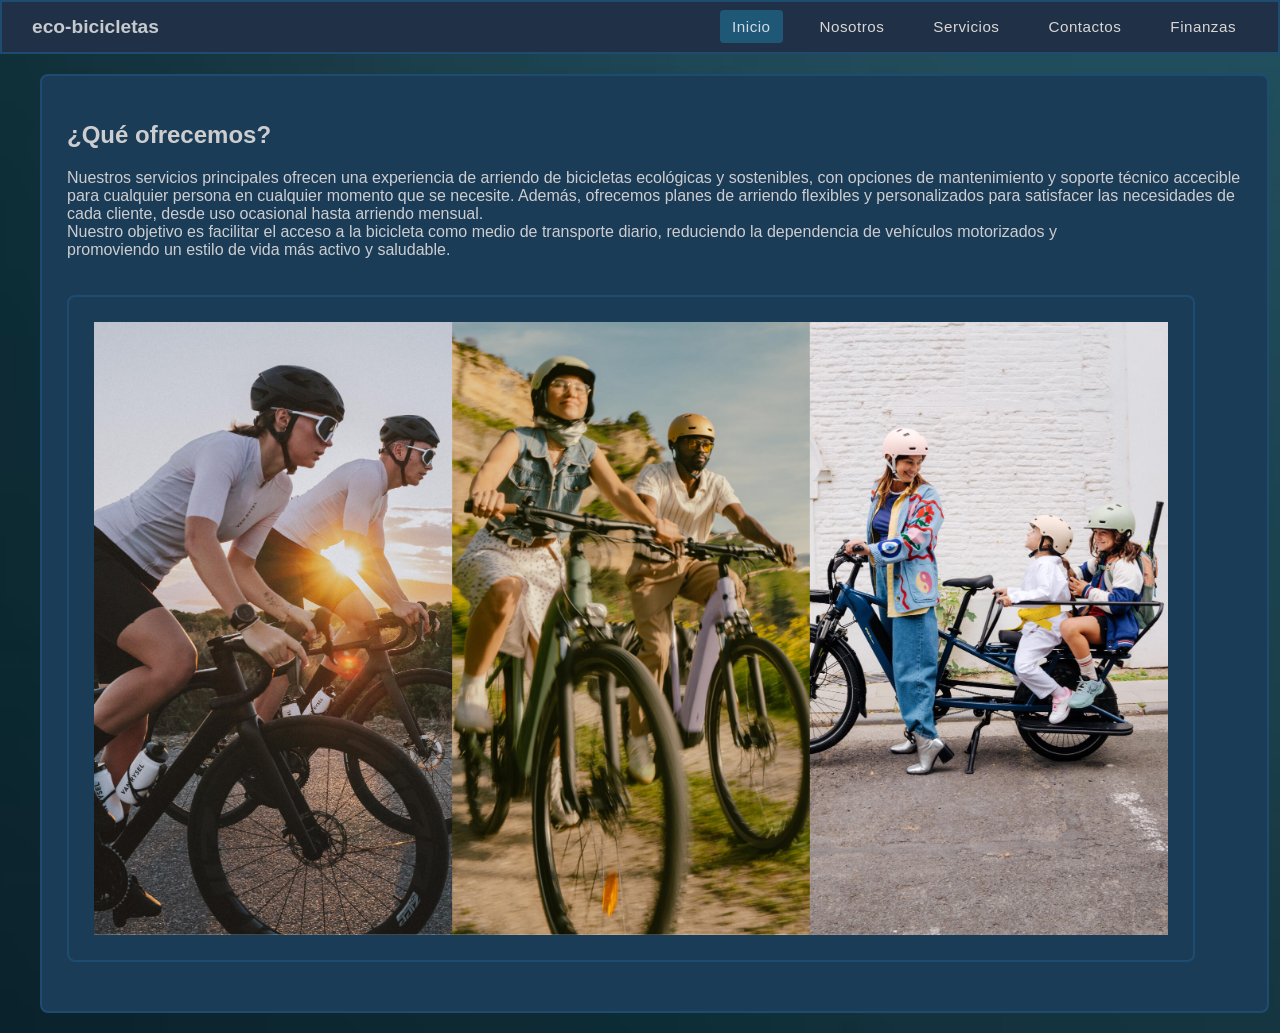
<file: index.html>
<!DOCTYPE html>
   <html lang="en">
   <head>
        <meta name="author" content="José Cabello">
        <meta name="description" content="Eco-bicicletas: página de arriendo de bicicletas para facilitar la trayectoria del cliente, además de poder contactarnos en la sección de contactos.">
        <meta name="keywords" content="eco-bicicletas, arrienda bicicletas, arrienda y lleva, bicicletas">
        <meta name="viewport" content="width=device-width, initial-scale=1.0">
   <title>Arriendo de eco-bicicletas</title>
   <link rel="stylesheet" href="CSS/style.css">
  </head>
       <body>
     <nav class="navbar">
<a href="index.html" class="logo"> eco-bicicletas</a>
       <ul>
          <li><a href="index.html" class="active">Inicio</a></li>
          <li><a href="nosotros.html">Nosotros</a></li>
          <li><a href="servicios.html">Servicios</a></li>
          <li><a href="contactos.html">Contactos</a></li>
          <li><a href="finanzas.html">Finanzas</a></li>
       </ul>
     </nav>
        <header>
          <h2></h2>
            <p id="barraEstado"></p>
              <div class = "recuadrov3">
          <h2>¿Qué ofrecemos?</h2>
            <p>Nuestros servicios principales ofrecen una experiencia de arriendo de bicicletas ecológicas y sostenibles, con opciones de mantenimiento y soporte técnico
                accecible para cualquier persona en cualquier momento que se necesite. Además, ofrecemos planes de arriendo flexibles y personalizados para satisfacer las necesidades de cada cliente, desde uso ocasional hasta arriendo mensual. <br>Nuestro objetivo es facilitar el acceso a la bicicleta como medio de transporte diario, reduciendo la dependencia de vehículos motorizados y </br> promoviendo un estilo de vida más activo y saludable.</p>
          <img src="IMG/BICIINICIO.jpg" alt="Bicicleta de arriendo" class="recuadrov3">
              </div>
        </header>
        <section></section>
        <main></main>
        <footer>
        </footer>
<script src="js/script.js"></script>
     </body>
</html>
</file>
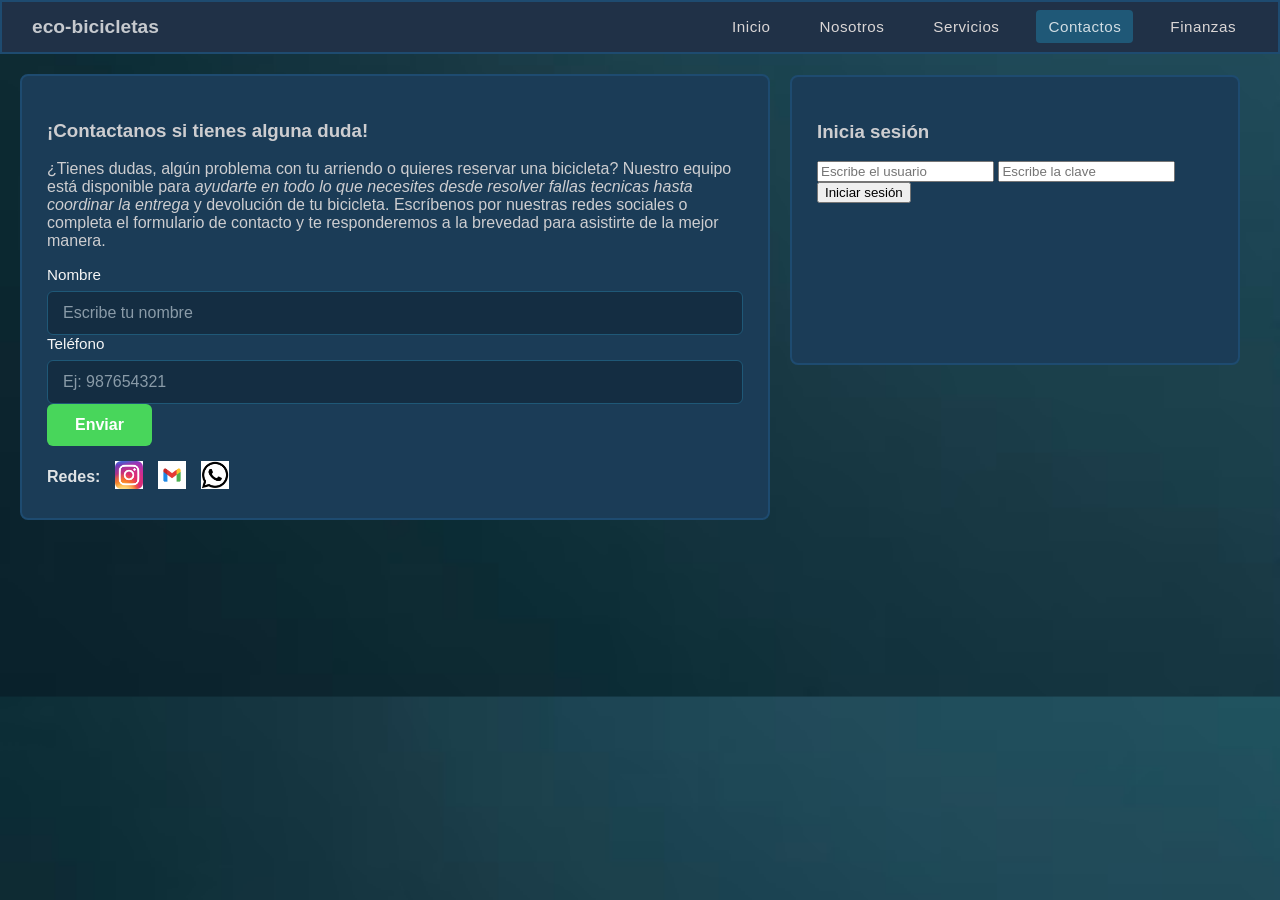
<file: contactos.html>
<!DOCTYPE html>
<html lang="en">
<head>
<meta name="author" content="José Cabello">
<meta name="description" content="Eco-bicicletas: página de arriendo de bicicletas para facilitar la trayectoria del cliente, además de poder contactarnos en la sección de contactos.">
<meta name="keywords" content="eco-bicicletas, arrienda bicicletas, arrienda y lleva, bicicletas">
<meta name="viewport" content="width=device-width, initial-scale=1.0">
<title>Arriendo de eco-bicicletas</title>
<link rel="stylesheet" href="CSS/style.css">
</head>
<body>
<nav class="navbar">
<a href="index.html" class="logo"> eco-bicicletas</a>
<ul>
<li><a href="index.html">Inicio</a></li>
<li><a href="nosotros.html">Nosotros</a></li>
<li><a href="servicios.html">Servicios</a></li>
<li><a href="contactos.html" class="active">Contactos</a></li>
<li><a href="finanzas.html">Finanzas</a></li>
</ul>
</nav>

<header>

<div class="recuadrov6">
<h3>¡Contactanos si tienes alguna duda!</h3>
<p>¿Tienes dudas, algún problema con tu arriendo o quieres reservar una bicicleta? Nuestro equipo está disponible para <em>ayudarte en todo lo que necesites desde resolver fallas tecnicas hasta coordinar la entrega</em> y devolución de tu bicicleta. Escríbenos por nuestras redes sociales o completa el formulario de contacto y te responderemos a la brevedad para asistirte de la mejor manera.</p>

<form id="form-contacto">
    <div class="campo-grupo">
        <label for="nombreContacto">Nombre</label>
        <input type="text" id="nombreContacto" placeholder="Escribe tu nombre">
    </div>
    <div class="campo-grupo">
        <label for="telefonoContacto">Teléfono</label>
        <input type="text" id="telefonoContacto" placeholder="Ej: 987654321">
    </div>
    <button type="submit" class="btn-confirmar">Enviar</button>
    <div id="errores-contacto" style="margin-top: 10px;"></div>
</form>

<div class="redes-container">
<span class="redes-titulo">Redes:</span>
<a href="https://www.instagram.com" target="_blank" title="Instagram"><img src="IMG/instagram.png" alt="Instagram"/></a>
<a href="https://mail.google.com" target="_blank" title="Gmail"><img src="IMG/gmaiil.png" alt="Gmail"/></a>
<a href="https://web.whatsapp.com" target="_blank" title="Whatsapp"><img src="IMG/whatsapp.png" alt="Whatsapp"/></a>
</div>
</div>

<div class="recuadrov1">
<h3>Inicia sesión</h3>
<p id="mensajeLogin"></p>
<input id="usuario" type="text" placeholder="Escribe el usuario">
<input id="clave" type="password" placeholder="Escribe la clave">
<button id="btnIngresar">Iniciar sesión</button>
</div>

<div id="panelAdmin" style="display:none;">
<h3>panel de inicio de sesión</h3>
<p>Bienvenido admin</p>
<button id="btnCerrarSesion">cerrar sesión</button>
</div>
</header>

<footer>
</footer>

<section>
</section>

<main>
</main>

<script src="js/script.js"></script>
</body>
</html>
</file>
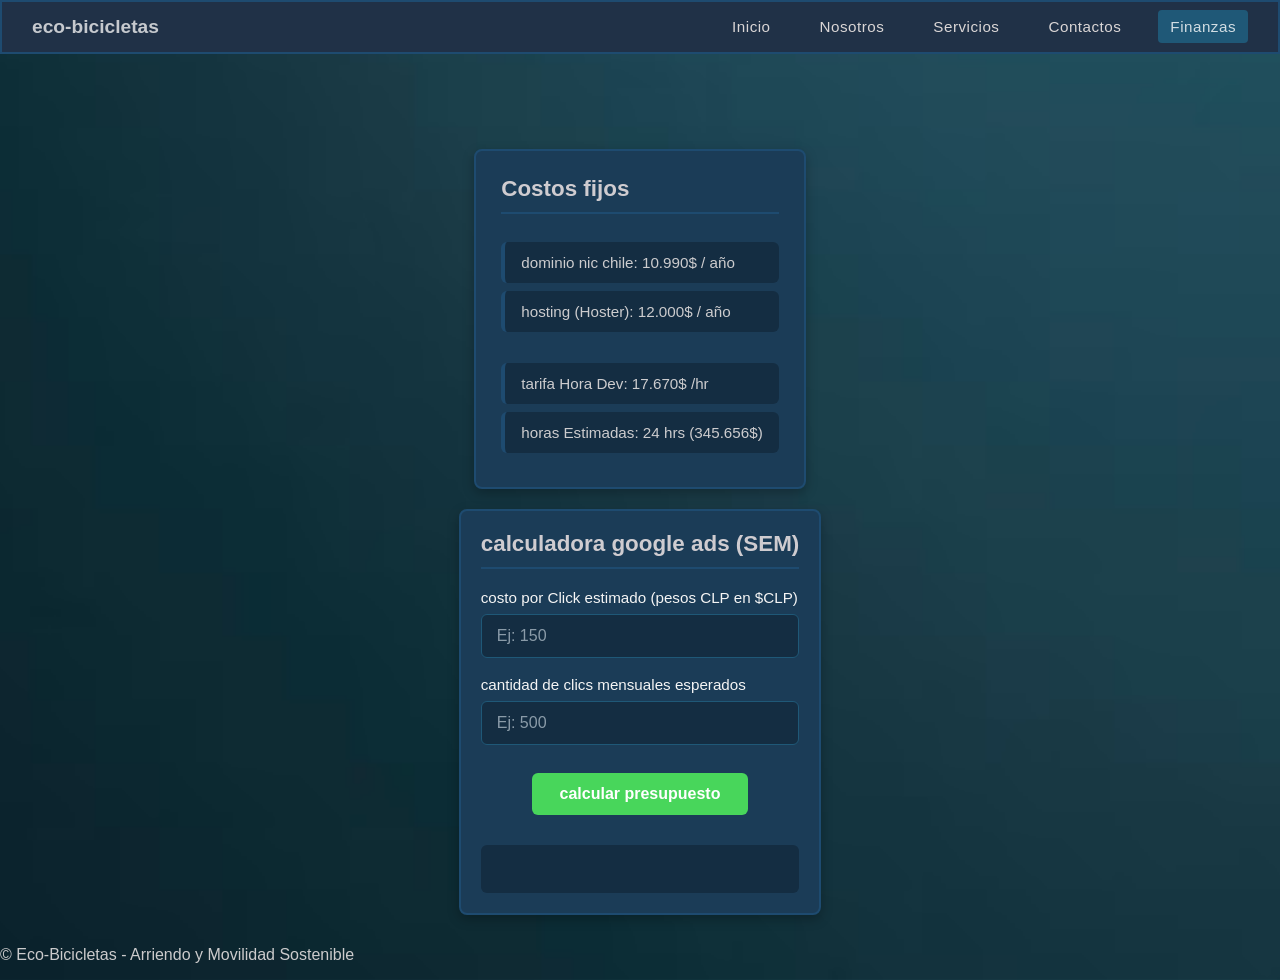
<file: finanzas.html>
<!DOCTYPE html>
<html lang="es">
<head>
    <meta charset="UTF-8">
    <meta name="author" content="José Cabello">
    <meta name="description" content="Eco-bicicletas: página de arriendo de bicicletas para facilitar la trayectoria del cliente, además de poder contactarnos en la sección de contactos.">
    <meta name="keywords" content="eco-bicicletas, arrienda bicicletas arrienda y lleva, bicicletas, finanzas">
    <meta name="viewport" content="width=device-width, initial-scale=1.0">
    <title>Arriendo de eco-bicicletas - Finanzas</title>
    <link rel="stylesheet" href="CSS/style.css">
</head>
<body>
    <nav class="navbar">
        <a href="index.html" class="logo"> eco-bicicletas</a>
        <ul>
            <li><a href="index.html">Inicio</a></li>
            <li><a href="nosotros.html">Nosotros</a></li>
            <li><a href="servicios.html">Servicios</a></li>
            <li><a href="contactos.html">Contactos</a></li>
            <li><a href="finanzas.html" class="active">Finanzas</a></li>
        </ul>
    </nav>

    <header>
        <div class="finanzas-wrapper">
   
                <h2></h2>
             
                <p>
                </p>
            </div>
        </div>
    </header>

    <main class="contenedor-finanzas" style="flex-direction: column; align-items: center; gap: 20px;">
        <div class="card-finanzas">
            <h2 class="titulo-costos">Costos fijos</h2>
            <div class="grid-costos">
                <div class="columna">
                    <p>dominio nic chile: 10.990$  / año</p>
                    <p>hosting (Hoster):  12.000$ / año</p>
                </div>
                <div class="columna">
                    <p>tarifa Hora Dev: 17.670$ /hr</p>
                    <p>horas Estimadas: 24 hrs (345.656$)</p>
                </div>
            </div>
        </div>

        <div class="card-finanzas" style="padding: 20px;">
            <h2 class="titulo-costos">calculadora google ads (SEM)</h2>
            <form id="form-finanzas">
                <div class="campo-grupo">
                    <label for="cpc">costo por Click estimado (pesos CLP en $CLP)</label>
                    <input type="text" id="cpc" name="cpc" placeholder="Ej: 150">
                </div>

                <div class="campo-grupo">
                    <label for="clics">cantidad de clics mensuales esperados</label>
                    <input type="text" id="clics" name="clics" placeholder="Ej: 500">
                </div>

                <div class="boton-contenedor" style="text-align: center; margin-top: 10px;">
                    <button type="submit" class="btn-confirmar">calcular presupuesto</button>
                </div>

                <div id="resultado-finanzas" style="margin-top: 12px;"></div>
            </form>
        </div>
    </main>

    <footer>
        <p>&copy; Eco-Bicicletas - Arriendo y Movilidad Sostenible</p>
    </footer>

    <script src="js/script.js"></script>
</body>
</html>
</file>
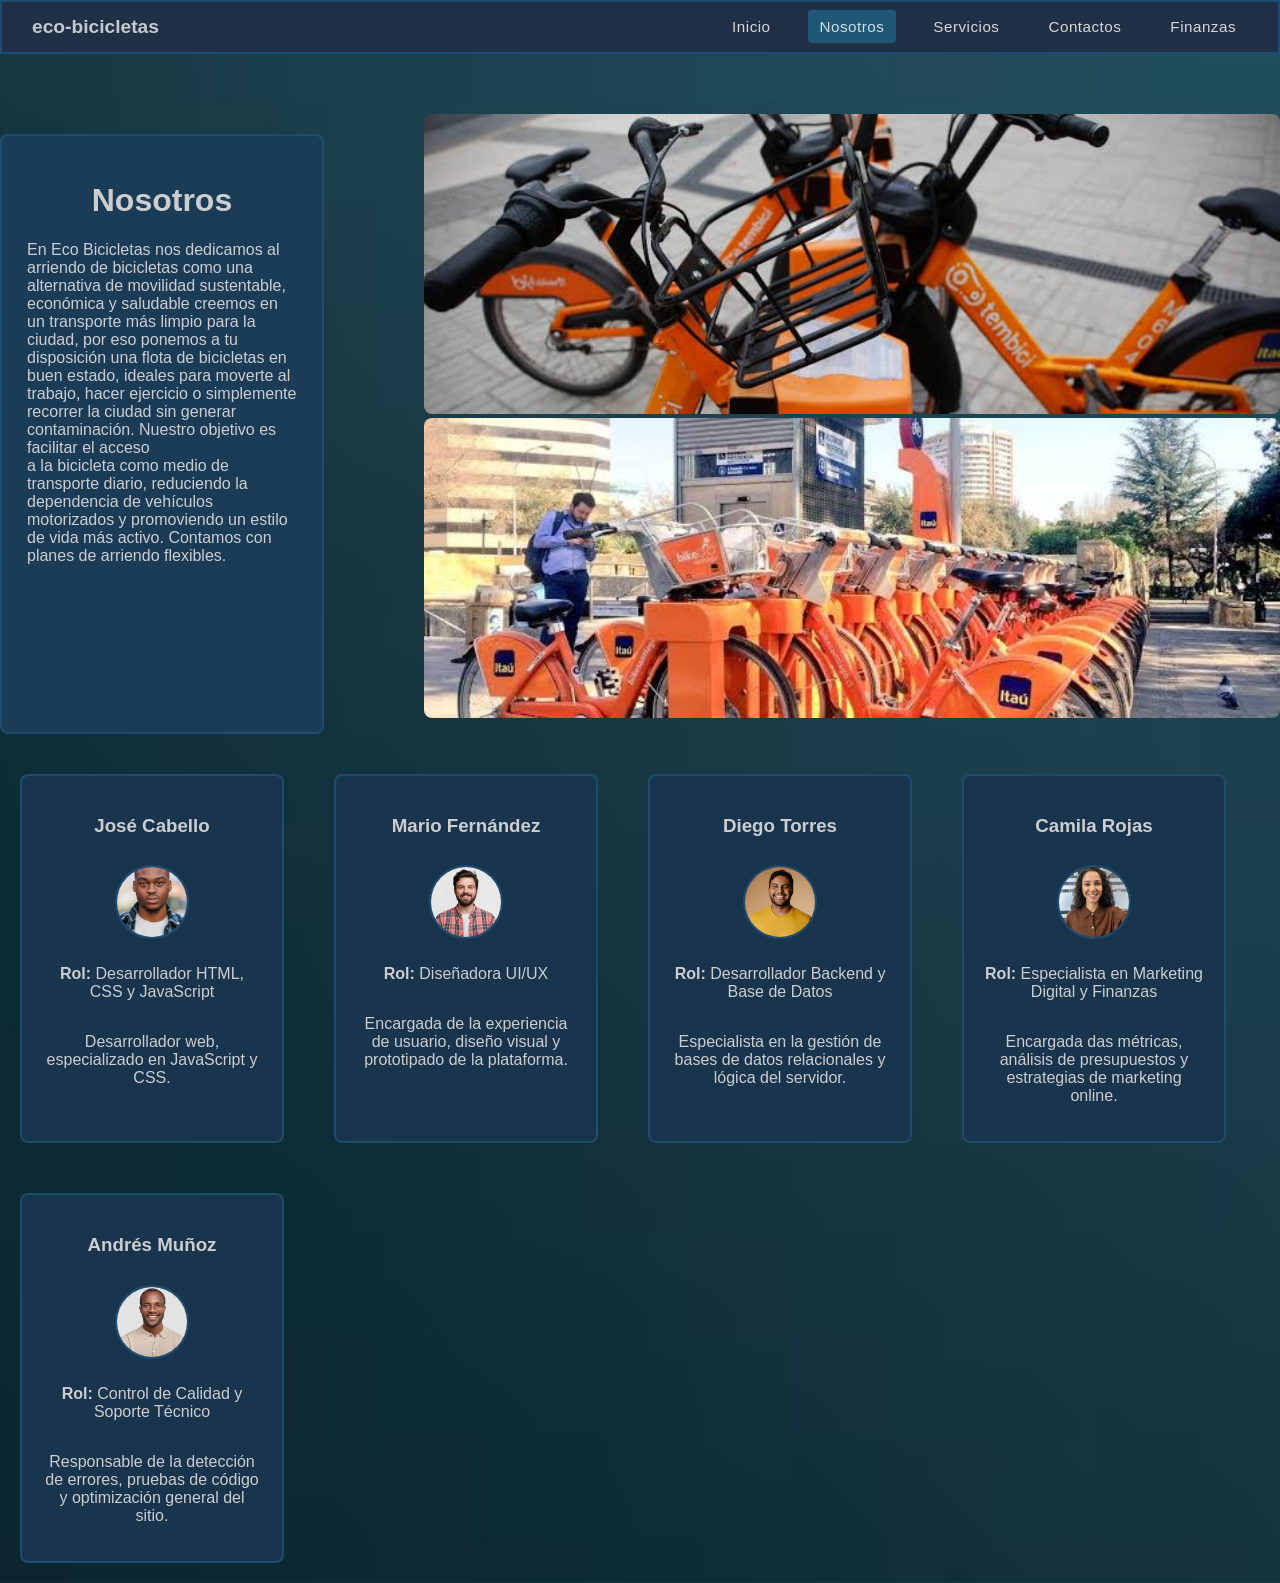
<file: nosotros.html>
<!DOCTYPE html>
<html lang="en">
<head>
<meta name="author" content="José Cabello">
<meta name="description" content="Eco-bicicletas: página de arriendo de bicicletas para facilitar la trayectoria del cliente, además de poder contactarnos en la sección de contactos.">
<meta name="keywords" content="eco-bicicletas, arrienda bicicletas, arrienda y lleva, bicicletas">
<meta name="viewport" content="width=device-width, initial-scale=1.0">
    <title>Arriendo de eco-bicicletas</title>
    <link rel="stylesheet" href="CSS/style.css">

    
    <title>Arriendo de eco-bicicletas</title>
</head>
<body>
    <nav class="navbar">
    <a href="index.html" class="logo"> eco-bicicletas</a>
    <ul>
        <li><a href="index.html">Inicio</a></li>
        <li><a href="nosotros.html" class="active">Nosotros</a></li>
        <li><a href="servicios.html">Servicios</a></li>
        <li><a href="contactos.html">Contactos</a></li>
        <li><a href="finanzas.html">Finanzas</a></li>
    </ul>
</nav>
     
<header>
    <h2></h2>

<div class="nosotros-wrapper">
  <div class="recuadrov2">
    <h1>Nosotros</h1>
     <p>En Eco Bicicletas nos dedicamos al arriendo de bicicletas como una alternativa de movilidad sustentable, económica y saludable 
        creemos en un transporte más limpio para la ciudad, por eso ponemos a tu disposición una flota de bicicletas en buen estado, ideales para moverte al trabajo, hacer ejercicio o simplemente recorrer la ciudad sin generar contaminación. Nuestro objetivo es facilitar el acceso <br>a la bicicleta como medio de transporte diario, reduciendo la dependencia de vehículos motorizados y promoviendo un estilo de vida más activo. Contamos con planes de arriendo flexibles. </br> </p>
  </div>
  <div class="nosotros-imgs">
    <img src="IMG/ecobicicletas.jpeg" alt="Bicicleta de arriendo" class="nosotros-img">
    <img src="IMG/ecobicicletasv2.jpeg" alt="Bicicleta de arriendo 2" class="nosotros-img">
  </div>
</div>
</header>
    



<section>


</section>

<main>
    <div id="equipo"></div>
</main>
<script src="js/script.js"></script>
</body>
</html>
</file>
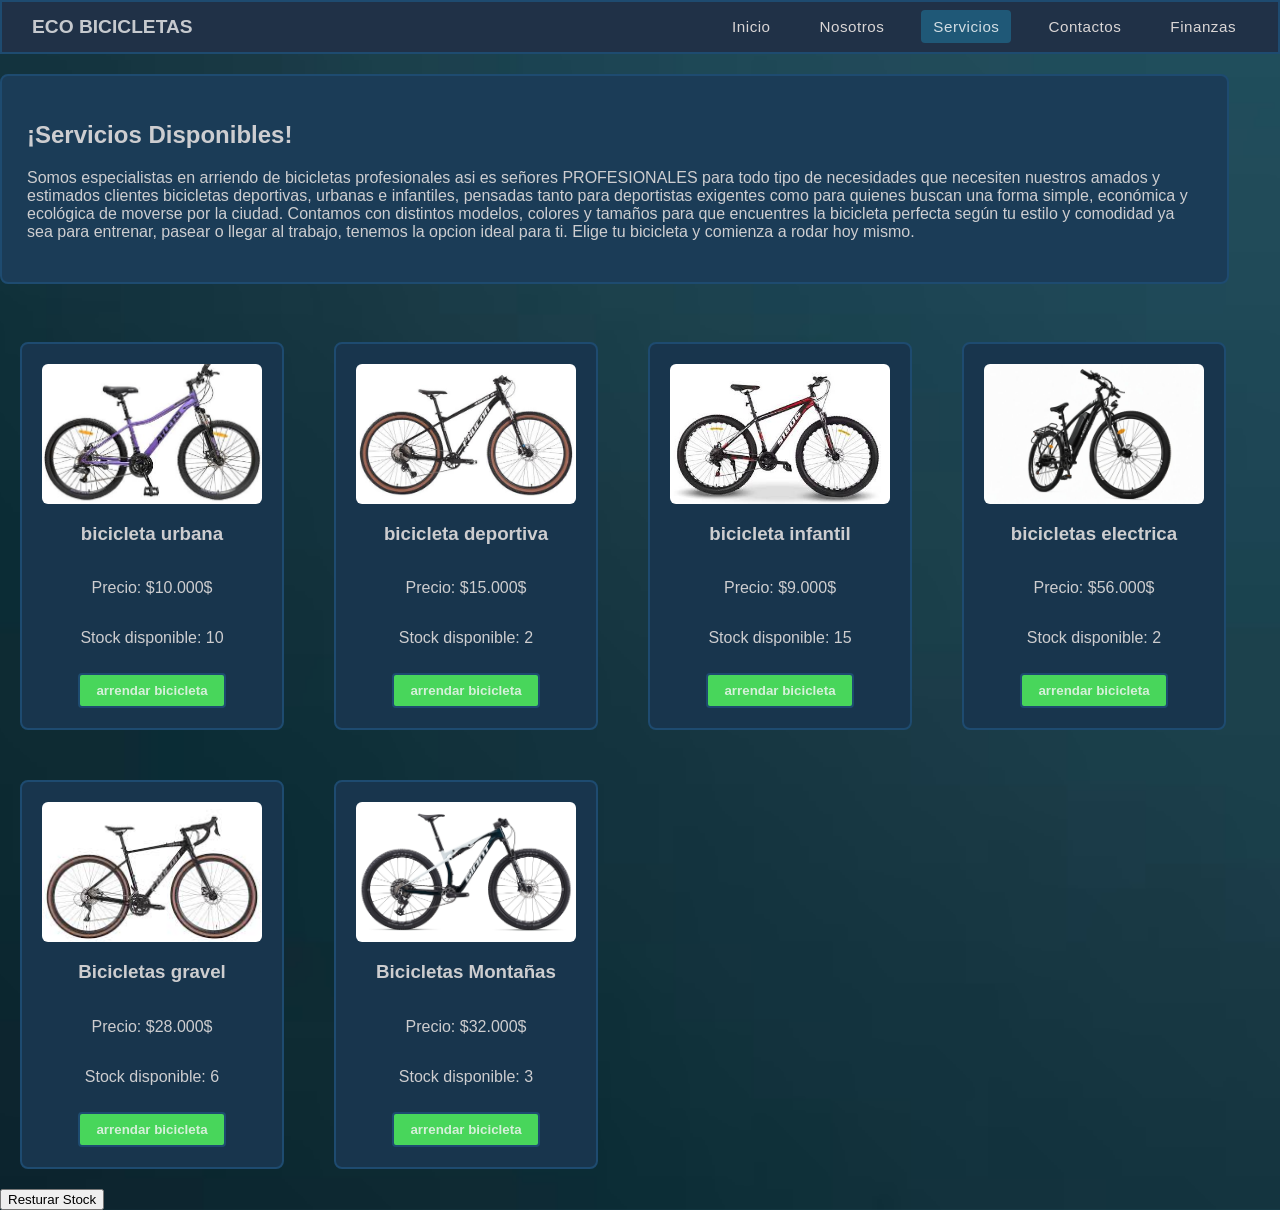
<file: servicios.html>
<!DOCTYPE html>
<html lang="en">
<head>
<meta name="author" content="José Cabello">
<meta name="description" content="Eco-bicicletas: página de arriendo de bicicletas para facilitar la trayectoria del cliente, además de poder contactarnos en la sección de contactos.">
<meta name="keywords" content="eco-bicicletas, arrienda bicicletas, arrienda y lleva, bicicletas">
<meta name="viewport" content="width=device-width, initial-scale=1.0">
    <title>Arriendo de eco-bicicletas</title>
    <link rel="stylesheet" href="CSS/style.css">
</head>
<body>
    <nav class="navbar">
        <a href="index.html" class="logo"> ECO BICICLETAS</a>
        <ul>
            <li><a href="index.html">Inicio</a></li>
            <li><a href="nosotros.html">Nosotros</a></li>
            <li><a href="servicios.html" class="active">Servicios</a></li>
            <li><a href="contactos.html">Contactos</a></li>
            <li><a href="finanzas.html">Finanzas</a></li>
        </ul>
    </nav>
    <header>
        <div class="recuadrov7">
            <h2>¡Servicios Disponibles!</h2>
            <p>Somos especialistas en arriendo de bicicletas profesionales asi es señores PROFESIONALES para todo tipo de necesidades que necesiten nuestros amados y estimados clientes bicicletas deportivas, urbanas e infantiles, pensadas tanto para deportistas exigentes como para quienes buscan una forma simple, económica y ecológica de moverse por la ciudad.
            Contamos con distintos modelos, colores y tamaños para que encuentres la bicicleta perfecta según tu estilo y comodidad ya sea para entrenar, pasear o llegar al trabajo, tenemos la opcion ideal para ti.
            Elige tu bicicleta y comienza a rodar hoy mismo.</p>
           
        </div>
    </header>

    <footer>
        <img>
        
    </footer>
    <section>

    </section>


    <main>
        <div id="catalogo"></div>
        <button id="btnReset">Resturar Stock</button>
    </main>

   <script src="js/script.js"></script>
</body>
</html>
</file>
<file: CSS/style.css>
html, body { margin: 0; overflow-x: hidden; }

body {
    color: rgba(224, 221, 221, 0.906);
    background-image: url(../IMG/fondo.png);
    background-size: cover;
    background-position: center;
    background-color: rgba(0, 81, 135, 0.856);
    font-family: 'Poppins', sans-serif;
}

header { display: flex; align-items: flex-start; gap: 20px; flex-wrap: wrap; }

h1, h2, h3, p { font-family: 'Poppins', sans-serif; overflow-wrap: break-word; max-width: 100%; }
h1 { text-align: center; }
h2 { text-align: left; }

.recuadrov2, .recuadrov3, .recuadrov4-img, .recuadrov5, .recuadrov7 {
    background-color: rgb(27, 60, 87);
    border: 2px solid rgb(30, 75, 112);
    margin: 20px 0;
    padding: 25px;
    box-sizing: border-box;
    border-radius: 8px;
}

.recuadrov6 {
    background-color: rgb(27, 60, 87);
    border: 2px solid rgb(30, 75, 112);
    margin: 20px 0;
    padding: 25px;
    box-sizing: border-box;
    border-radius: 8px;
    width: 750px;
    height: auto;
    margin-left: 20px;
}

.redes-container { display: flex; align-items: center; gap: 15px; margin-top: 15px; }
.redes-titulo { font-weight: bold; color: rgba(245, 245, 245, 0.9); }

.recuadrov6 .redes-container img {
    width: 28px !important;
    height: 28px !important;
    object-fit: contain;
    transition: transform 0.2s ease;
}
.recuadrov6 .redes-container img:hover { transform: scale(1.1); }

.recuadrov2 { width: 350px; height: 600px; }
.recuadrov3 { width: 96%; height: 100%; }
.recuadrov4-img { width: 100%; max-width: 360px; height: 200px; }
.recuadrov7 { width: 96%; }

.recuadrov1 {
    width: 450px;
    height: 290px;
    background-color: rgb(27, 60, 87);
    border: 2px solid rgb(30, 75, 112);
    margin: 21px 0;
    padding: 25px;
    box-sizing: border-box;
    border-radius: 8px;
}

.navbar {
    display: flex;
    align-items: center;
    justify-content: space-between;
    background-color: rgb(32, 49, 71);
    border: 2px solid rgb(30, 75, 112);
    padding: 14px 30px;
    width: 100%;
    box-sizing: border-box;
}

.navbar .logo {
    display: flex;
    align-items: center;
    gap: 8px;
    color: rgba(245, 245, 245, 0.781);
    font-weight: bold;
    font-size: 1.2rem;
    text-decoration: none;
}

.navbar ul { display: flex; list-style: none; gap: 25px; margin: 0; padding: 0; }

.navbar ul li a {
    color: #dad6d6;
    text-decoration: none;
    font-size: 0.95rem;
    letter-spacing: 0.5px;
    padding: 8px 12px;
    border-radius: 4px;
    transition: 0.2s;
}

.navbar ul li a:hover, .navbar ul li a.active {
    background-color: rgb(31, 88, 119);
    color: rgba(255, 255, 255, 0.795);
}

.nosotros-wrapper { display: flex; align-items: flex-start; gap: 100px; }

.nosotros-img {
    width: 100%;
    max-width: 900px;
    height: 300px;
    object-fit: cover;
    border-radius: 8px;
    flex-shrink: 1;
}

main img { width: 40px; height: 40px; }

#equipo, #catalogo { display: flex; flex-wrap: wrap; gap: 10px; }

.tarjeta {
    background-color: rgb(24, 53, 77);
    width: 220px;
    margin: 20px;
    padding: 20px;
    border: 2px solid rgb(30, 75, 112);
    border-radius: 8px;
    display: flex;
    flex-direction: column;
    align-items: center;
    text-align: center;
}

.tarjeta img { width: 100%; height: 140px; object-fit: cover; border-radius: 6px; }

.tarjeta .foto-equipo {
    width: 70px !important;
    height: 70px !important;
    border-radius: 50%;
    object-fit: cover;
    margin: 10px auto;
    display: block;
    border: 2px solid rgb(30, 75, 112);
}

.tarjeta button {
    background-color: rgb(72, 214, 91);
    color: rgba(245, 245, 245, 0.816);
    border: 2px solid rgb(30, 75, 112);
    padding: 8px 16px;
    border-radius: 4px;
    cursor: pointer;
    margin-top: 10px;
    font-weight: bold;
    transition: background-color 0.2s;
}
.tarjeta button:hover { background-color: rgb(0, 81, 135); }

.finanzas-wrapper { display: flex; align-items: flex-start; gap: 40px; margin: 20px; }

.img-finanzas {
    width: 100%;
    max-width: 900px;
    height: 500px;
    object-fit: cover;
    border-radius: 8px;
    flex-shrink: 1;
    flex-grow: 1;
}

.contenedor-finanzas {
    display: flex;
    flex-direction: row;
    flex-wrap: wrap;
    align-items: flex-start;
    justify-content: center;
    gap: 20px;
    padding: 15px;
    width: 90%;
    box-sizing: border-box;
    margin: 0 auto;
}

.card-finanzas {
    background-color: rgb(27, 60, 87);
    border: 2px solid rgb(30, 75, 112);
    border-radius: 8px;
    padding: 25px;
    flex: 1 1 340px;
    box-sizing: border-box;
    box-shadow: 0 4px 12px rgba(0, 0, 0, 0.25);
}

.titulo-costos {
    color: rgba(243, 232, 232, 0.835);
    margin-top: 0;
    margin-bottom: 20px;
    border-bottom: 2px solid rgb(30, 75, 112);
    padding-bottom: 10px;
    font-size: 1.4rem;
    text-align: left;
}

.grid-costos { display: grid; grid-template-columns: 1fr; gap: 15px; }

.grid-costos .columna p {
    background-color: rgb(20, 45, 66);
    padding: 12px 16px;
    border-radius: 6px;
    margin: 8px 0;
    border-left: 4px solid rgb(30, 75, 112);
    font-size: 0.95rem;
}

#form-finanzas { display: flex; flex-direction: column; gap: 18px; }

.campo-grupo { display: flex; flex-direction: column; gap: 8px; text-align: left; }
.campo-grupo label { font-size: 0.95rem; color: #f5f5f5; font-weight: 500; }

.campo-grupo input {
    background-color: rgb(20, 45, 66);
    border: 1px solid rgb(31, 88, 119);
    color: rgba(255, 255, 255, 0.623);
    padding: 12px 15px;
    border-radius: 6px;
    font-size: 1rem;
    font-family: 'Poppins', sans-serif;
    outline: none;
    transition: border-color 0.2s, box-shadow 0.2s;
}
.campo-grupo input:focus { border-color: rgb(30, 75, 112); box-shadow: 0 0 6px rgba(72, 214, 91, 0.4); }
.campo-grupo input::placeholder { color: #8a9ba8; }

.btn-confirmar {
    background-color: rgb(72, 214, 91);
    color: #ffffff;
    border: none;
    padding: 12px 28px;
    border-radius: 6px;
    font-size: 1rem;
    font-weight: bold;
    font-family: 'Poppins', sans-serif;
    cursor: pointer;
    transition: background-color 0.2s, transform 0.1s;
}
.btn-confirmar:hover { background-color: rgb(31, 88, 119); }
.btn-confirmar:active { transform: scale(0.98); }

#resultado-finanzas {
    margin-top: 15px;
    padding: 12px;
    border-radius: 6px;
    background-color: rgb(20, 45, 66);
    min-height: 24px;
    display: flex;
    align-items: center;
    justify-content: center;
}

@media (max-width: 768px) {
    .navbar { flex-direction: column; }
    .navbar ul { flex-direction: column; align-items: center; }
    .navbar .logo { margin-bottom: 10px; }
    .recuadrov1 { width: 100%; height: auto; margin: 20px 0; }
    .recuadrov2 { width: 100%; height: auto; }
    .recuadrov5 { width: 100%; }
    .recuadrov6 { width: 100%; margin: 20px 0; }
    .recuadrov7 { width: 100%; }
    .nosotros-wrapper { flex-direction: column; }
    .nosotros-img { max-width: 100%; height: 200px; }
    .finanzas-wrapper { flex-direction: column; }
    .img-finanzas { max-width: 100%; height: 200px; }
    .contenedor-finanzas { flex-direction: column; align-items: center; }
    .card-finanzas { width: 100%; padding: 15px; }
}

@media (max-width: 480px) {
    .navbar .logo { font-size: 1rem; }
    .tarjeta { width: 100%; max-width: 260px; }
}
</file>
